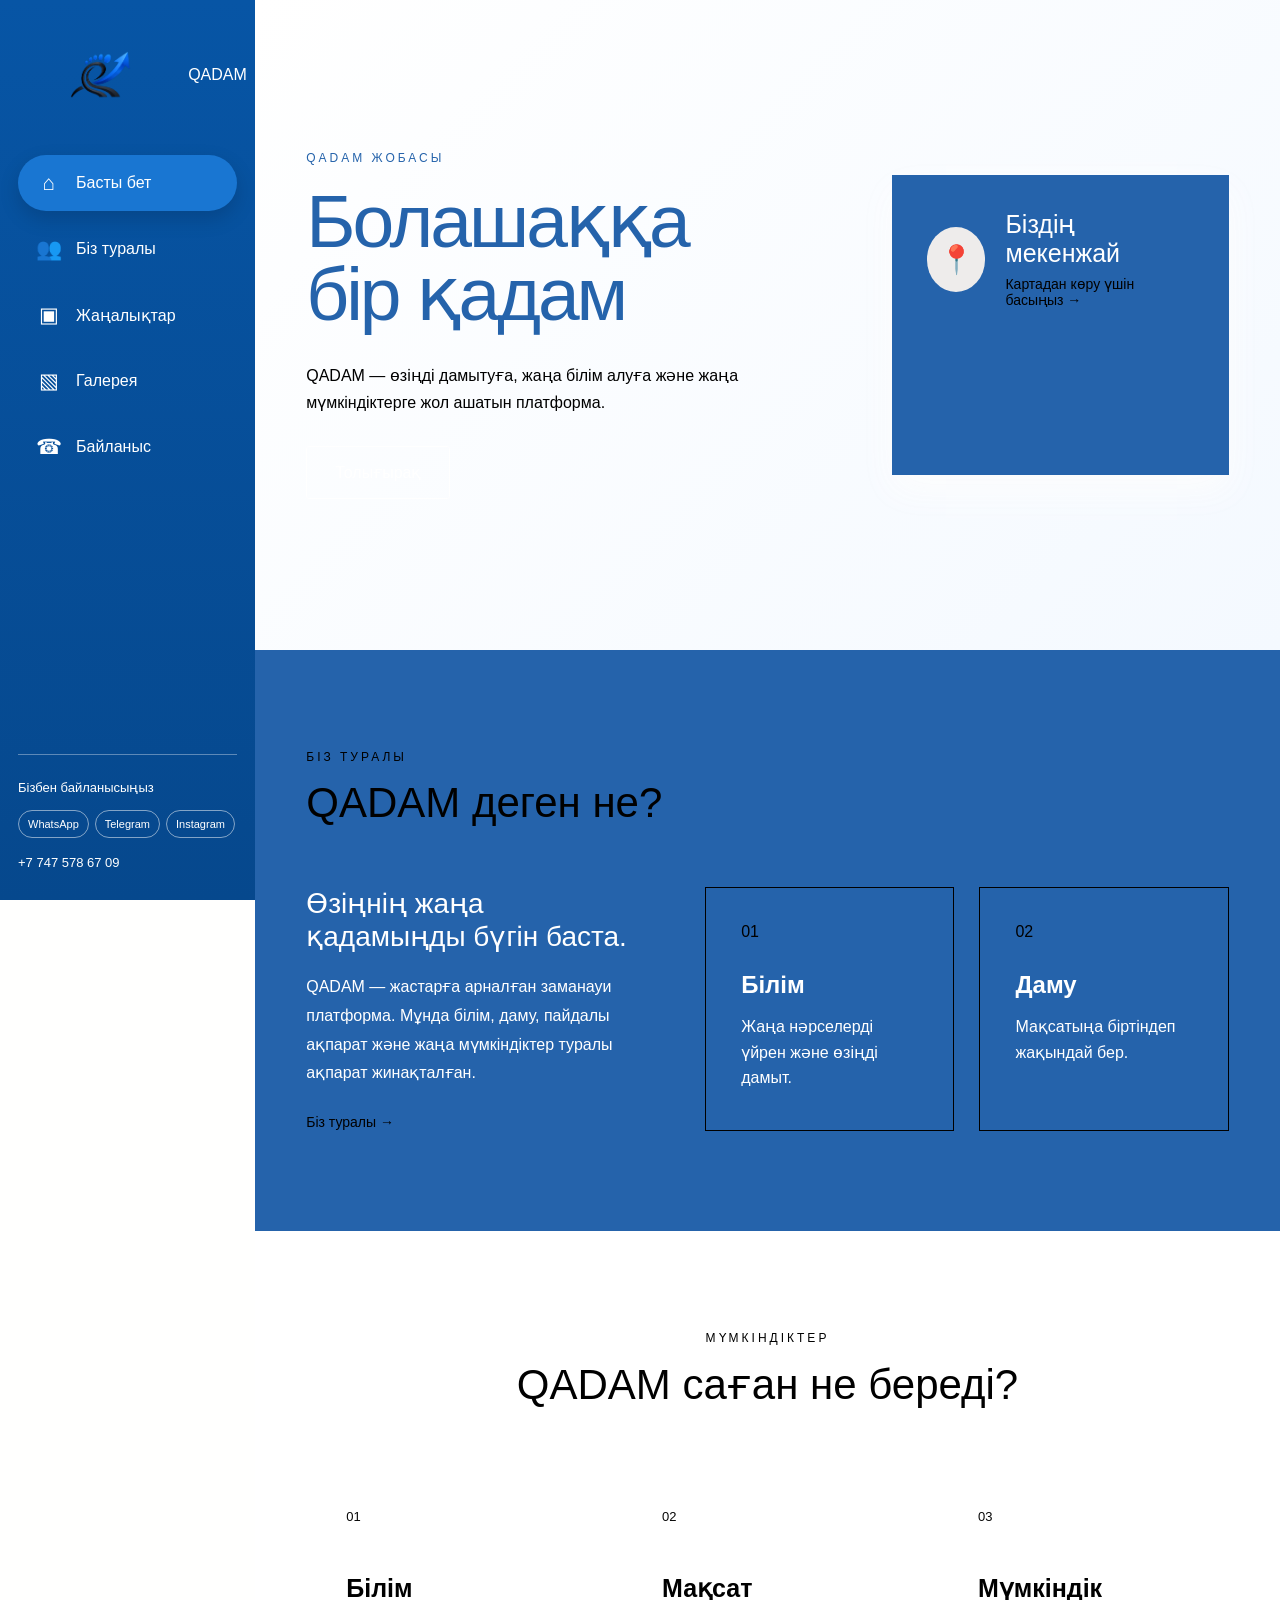
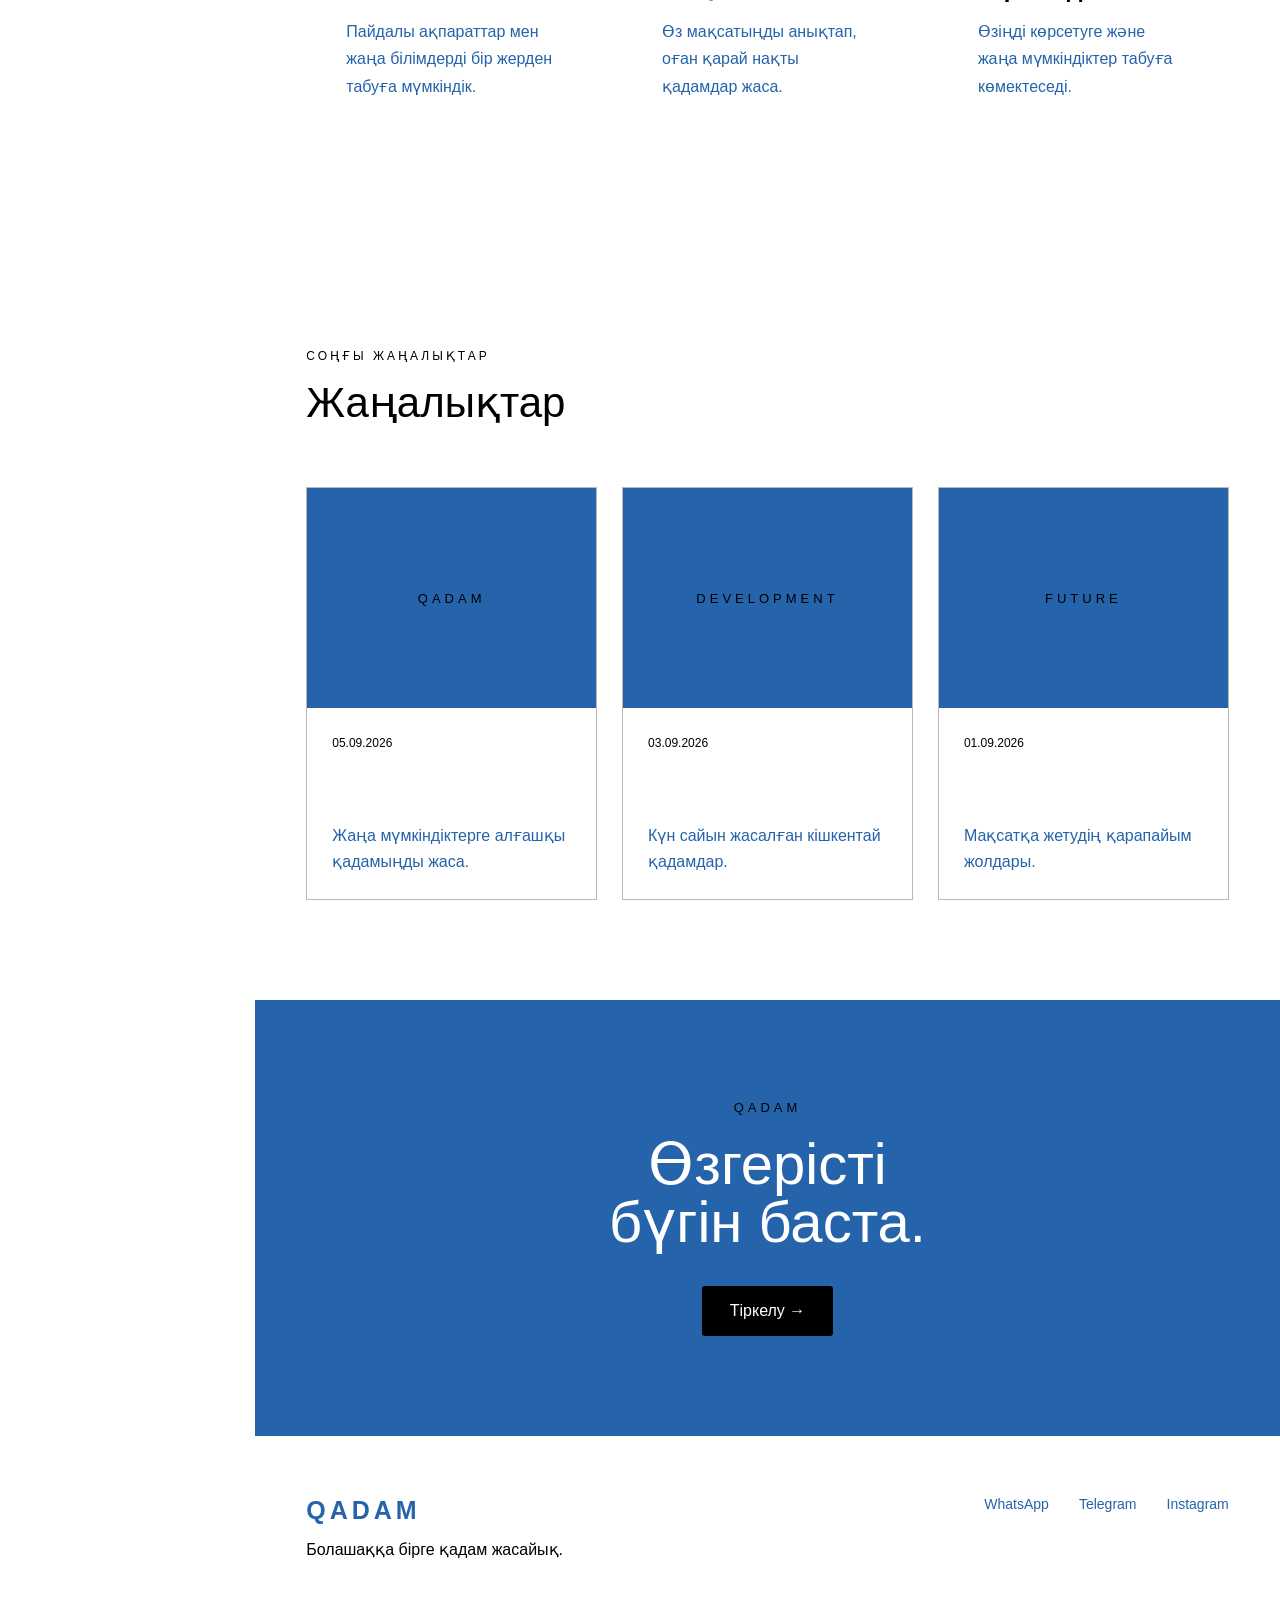
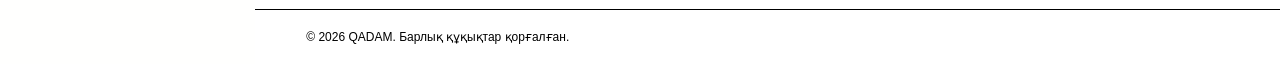
<file: index.html>
<!DOCTYPE html>
<html lang="kk">
<head>
    <meta charset="UTF-8">
    <meta name="viewport" content="width=device-width, initial-scale=1.0">

    <title>QADAM — Жаңа мүмкіндіктерге қадам</title>

    <link rel="stylesheet" href="site.css">
</head>

<body>

<!-- СОЛ ЖАҚ МЕНЮ -->
<aside class="sidebar">

   <a href="site.html" class="side-logo">
    <img src="73d5421d-7e44-4036-a35d-cc6a2a72a1b5-Photoroom.png"
         alt="QADAM логотипі">

    <span>QADAM</span>
</a>
    <nav class="side-menu">

        <a href="site.html" class="side-link active">
            <span>⌂</span>
            Басты бет
        </a>

        <a href="about.html" class="side-link">
            <span>👥</span>
            Біз туралы
        </a>

        <a href="news.html" class="side-link">
            <span>▣</span>
            Жаңалықтар
        </a>

        <a href="gallery.html" class="side-link">
            <span>▧</span>
            Галерея
        </a>

        <a href="#contact" class="side-link">
            <span>☎</span>
            Байланыс
        </a>

    </nav>

    <div class="side-bottom">

        <p>Бізбен байланысыңыз</p>

        <div class="social-links">
            <a href="https://wa.me/77475786709" target="_blank">WhatsApp</a>
            <a href="https://t.me/@swertikkk" target="_blank">Telegram</a>
            <a href="https://instagram.com/ayanat.azatovna" target="_blank">Instagram</a>
        </div>

        <span>+7 747 578 67 09</span>

    </div>

</aside>


<section class="hero">
    <div class="container hero-content">

        <div class="hero-text">
            <p class="small-title">QADAM ЖОБАСЫ</p>

            <h1>
                Болашаққа<br>
                <span>бір қадам</span>
            </h1>



            <p class="description">
                QADAM — өзіңді дамытуға, жаңа білім алуға
                және жаңа мүмкіндіктерге жол ашатын платформа.
            </p>

            <div class="hero-buttons">
                
                    
                </a>

                <a href="about.html" class="second-btn">
                    Толығырақ
                </a>
            </div>
        </div>

       <details class="address-card">

    <summary>
        <div class="address-icon">📍</div>

        <div>
            <h2>Біздің мекенжай</h2>
            <p>Картадан көру үшін басыңыз →</p>
        </div>
    </summary>


    <div class="address-content">

        <p class="address-title">📍 Мекенжай</p>

        <h3>Жандосова 65</h3>

        <p>
            Алматы қаласы,<br>
            Қазақстан
        </p>

        <a
            href="https://www.google.com/maps/search/?api=1&query=Жандосова+65,+Алматы"
            target="_blank"
            class="map-button">
            🗺 Картадан ашу →
        </a>

    </div>

</details>

    </div>
</section>


<section class="about">
    <div class="container">

        <div class="section-title">
            <p>БІЗ ТУРАЛЫ</p>
            <h2>QADAM деген не?</h2>
        </div>

        <div class="about-grid">

            <div class="about-text">
                <h3>Өзіңнің жаңа қадамыңды бүгін баста.</h3>

                <p>
                    QADAM — жастарға арналған заманауи платформа.
                    Мұнда білім, даму, пайдалы ақпарат және
                    жаңа мүмкіндіктер туралы ақпарат жинақталған.
                </p>

                <a href="about.html" class="text-link">
                    Біз туралы →
                </a>
            </div>

            <div class="about-box">
                <span>01</span>
                <h3>Білім</h3>
                <p>Жаңа нәрселерді үйрен және өзіңді дамыт.</p>
            </div>

            <div class="about-box">
                <span>02</span>
                <h3>Даму</h3>
                <p>Мақсатыңа біртіндеп жақындай бер.</p>
            </div>

        </div>

    </div>
</section>


<section class="services">
    <div class="container">

        <div class="section-title center">
            <p>МҮМКІНДІКТЕР</p>
            <h2>QADAM саған не береді?</h2>
        </div>

        <div class="service-grid">

            <div class="service-card">
                <div class="icon">01</div>
                <h3>Білім</h3>
                <p>
                    Пайдалы ақпараттар мен жаңа білімдерді
                    бір жерден табуға мүмкіндік.
                </p>
            </div>

            <div class="service-card">
                <div class="icon">02</div>
                <h3>Мақсат</h3>
                <p>
                    Өз мақсатыңды анықтап, оған қарай
                    нақты қадамдар жаса.
                </p>
            </div>

            <div class="service-card">
                <div class="icon">03</div>
                <h3>Мүмкіндік</h3>
                <p>
                    Өзіңді көрсетуге және жаңа мүмкіндіктер
                    табуға көмектеседі.
                </p>
            </div>

        </div>

    </div>
</section>


<section class="news">
    <div class="container">

        <div class="news-heading">
            <div class="section-title">
                <p>СОҢҒЫ ЖАҢАЛЫҚТАР</p>
                <h2>Жаңалықтар</h2>
            </div>

            
        </div>

        <div class="news-grid">

            <article class="news-card">
                <div class="news-image">
                    QADAM
                </div>

                <div class="news-content">
                    <span>05.09.2026</span>
                    <h3>QADAM жобасы іске қосылды</h3>
                    <p>
                        Жаңа мүмкіндіктерге алғашқы қадамыңды жаса.
                    </p>
                </div>
            </article>


            <article class="news-card">
                <div class="news-image">
                    DEVELOPMENT
                </div>

                <div class="news-content">
                    <span>03.09.2026</span>
                    <h3>Өзіңді дамыту не үшін маңызды?</h3>
                    <p>
                        Күн сайын жасалған кішкентай қадамдар.
                    </p>
                </div>
            </article>


            <article class="news-card">
                <div class="news-image">
                    FUTURE
                </div>

                <div class="news-content">
                    <span>01.09.2026</span>
                    <h3>Болашаққа алғашқы қадам</h3>
                    <p>
                        Мақсатқа жетудің қарапайым жолдары.
                    </p>
                </div>
            </article>

        </div>

    </div>
</section>


<section class="cta">
    <div class="container">

        <p>QADAM</p>

        <h2>
            Өзгерісті<br>
            бүгін баста.
        </h2>

        <a href="ad.html" class="main-btn">
            Тіркелу →
        </a>

    </div>
</section>


<footer class="footer">

    <div class="container footer-content">

        <div>
            <a href="index.html" class="logo">QADAM</a>

            <p>
                Болашаққа бірге қадам жасайық.
            </p>
        </div>

        <div class="footer-links">
            <a href=" https://wa.me/77475786709 " target="_blank">
    WhatsApp
</a>
          <a href="https://t.me/@swertikkk" target="_blank">
    Telegram
</a>
            <a href="https://instagram.com/ayanat.azatovna" target="_blank">
    Instagram
</a>
        </div>

    </div>

    <div class="copyright">
        © 2026 QADAM. Барлық құқықтар қорғалған.
    </div>

</footer>

</body>
</html>
</file>
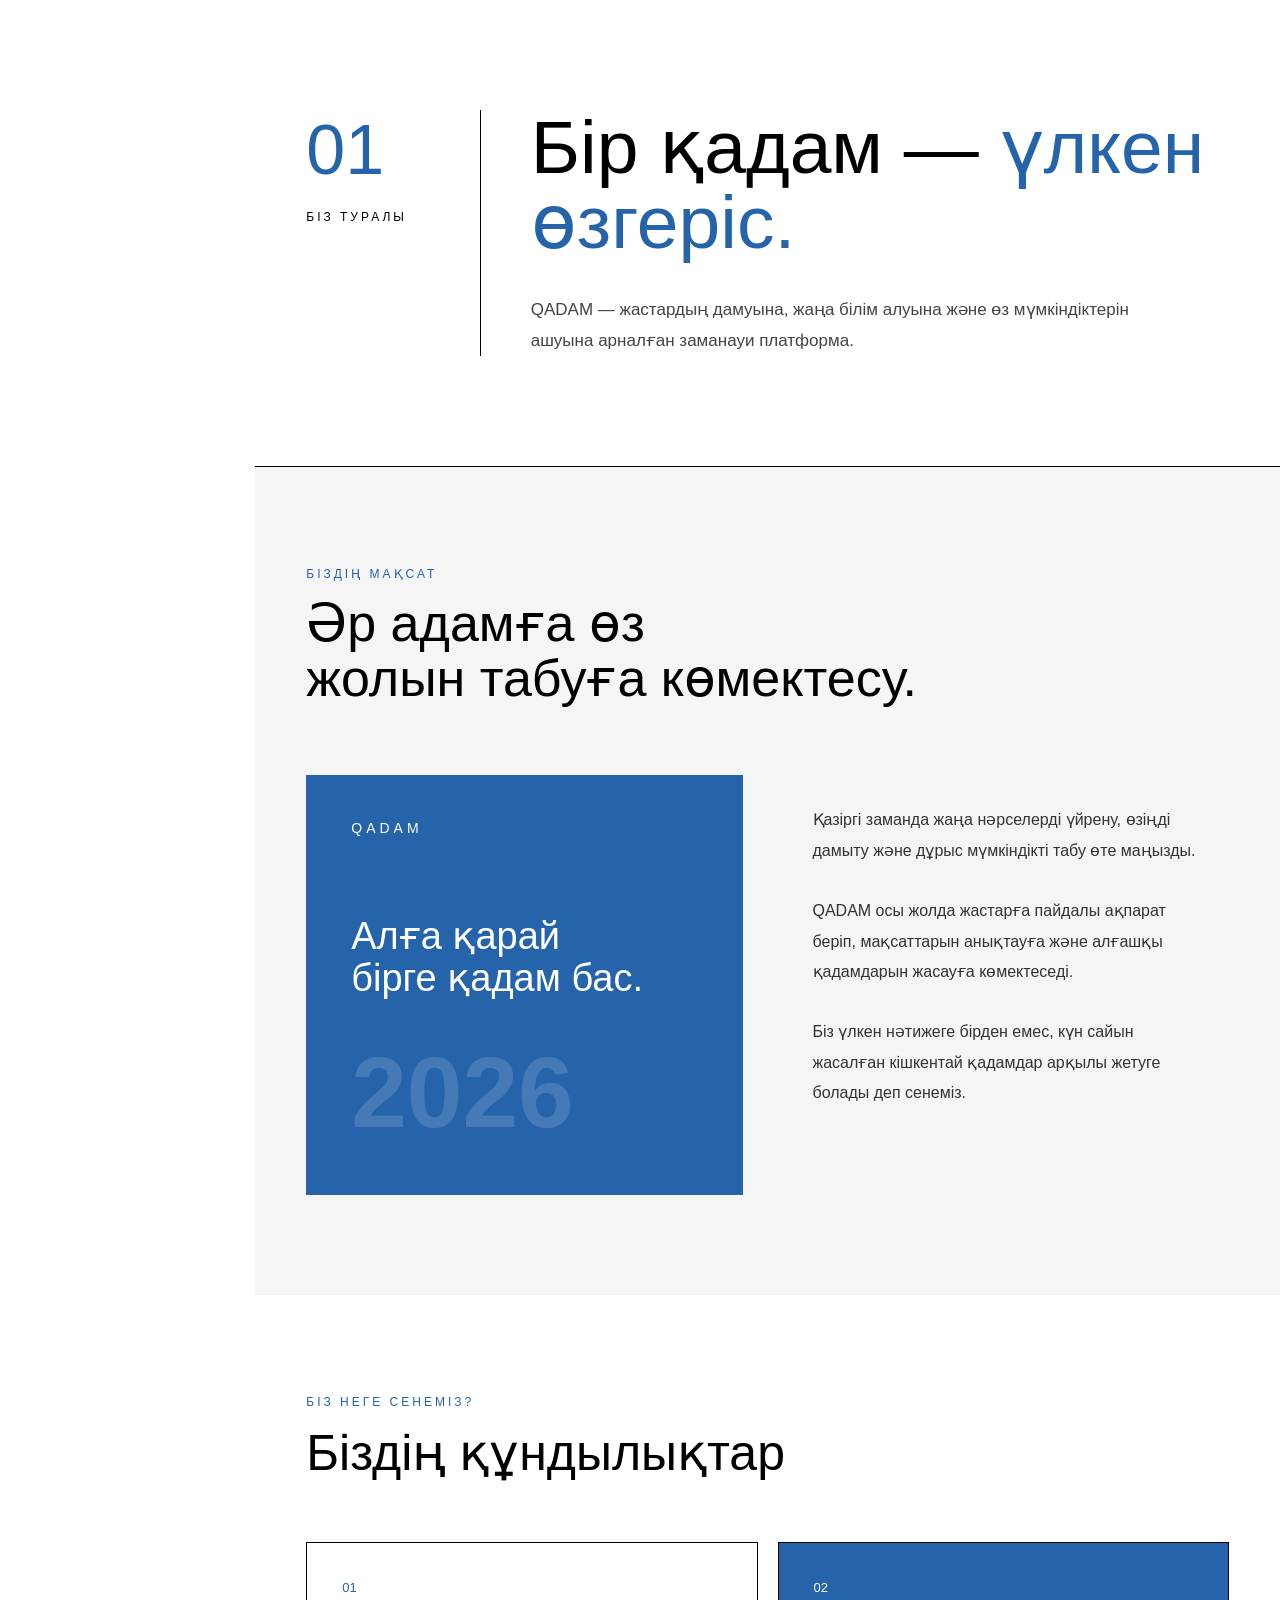
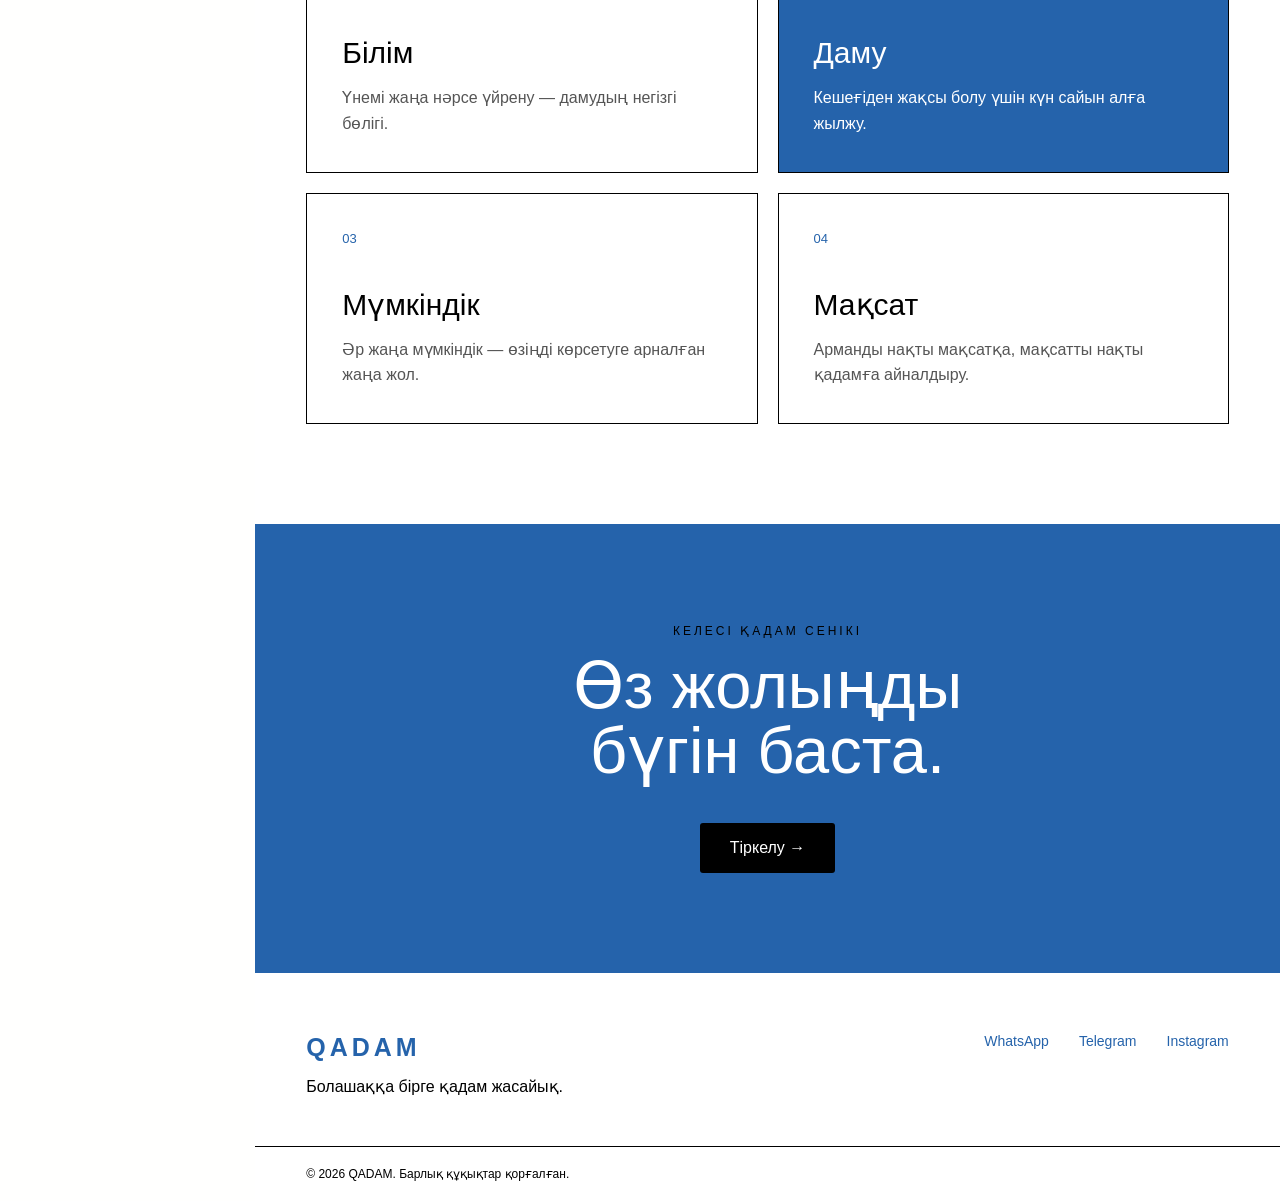
<file: about.html>
<!DOCTYPE html>
<html lang="kk">
<head>
    <meta charset="UTF-8">
    <meta name="viewport" content="width=device-width, initial-scale=1.0">

    <title>Біз туралы — QADAM</title>

    <link rel="stylesheet" href="site.css">
</head>

<body>

<header class="header">
    <div class="container nav">

        <a href="index.html" class="logo">
            <img src="73d5421d-7e44-4036-a35d-cc6a2a72a1b5-Photoroom.png" alt="Qadam логотипі">
            QADAM
        </a>

        <nav class="navbar">
            <a href="site.html">Басты бет</a>
            <a href="about.html">Біз туралы</a>
            <a href="news.html">Жаңалықтар</a>
            <a href="gallery.html">Галерея</a>
          
        </nav>

        <div class="buttons">
            <a href="ad.html" class="register">Тіркелу</a>
        </div>

    </div>
</header>


<!-- ABOUT HERO -->

<section class="about-hero">

    <div class="container about-hero-grid">

        <div class="about-number">
            <span>01</span>
            <p>БІЗ ТУРАЛЫ</p>
        </div>

        <div class="about-title">
            <h1>
                Бір қадам —
                <span>үлкен өзгеріс.</span>
            </h1>

            <p>
                QADAM — жастардың дамуына, жаңа білім алуына
                және өз мүмкіндіктерін ашуына арналған заманауи
                платформа.
            </p>
        </div>

    </div>

</section>


<!-- MAIN INFO -->

<section class="about-info">

    <div class="container">

        <div class="info-heading">
            <p>БІЗДІҢ МАҚСАТ</p>

            <h2>
                Әр адамға өз<br>
                жолын табуға көмектесу.
            </h2>
        </div>


        <div class="info-content">

            <div class="blue-box">
                <span>QADAM</span>

                <h3>
                    Алға қарай<br>
                    бірге қадам бас.
                </h3>

                <div class="big-number">
                    2026
                </div>
            </div>


            <div class="info-text">

                <p>
                    Қазіргі заманда жаңа нәрселерді үйрену,
                    өзіңді дамыту және дұрыс мүмкіндікті
                    табу өте маңызды.
                </p>

                <p>
                    QADAM осы жолда жастарға пайдалы
                    ақпарат беріп, мақсаттарын анықтауға
                    және алғашқы қадамдарын жасауға
                    көмектеседі.
                </p>

                <p>
                    Біз үлкен нәтижеге бірден емес,
                    күн сайын жасалған кішкентай
                    қадамдар арқылы жетуге болады деп сенеміз.
                </p>

            </div>

        </div>

    </div>

</section>


<!-- VALUES -->

<section class="values">

    <div class="container">

        <div class="values-heading">
            <p>БІЗ НЕГЕ СЕНЕМІЗ?</p>
            <h2>Біздің құндылықтар</h2>
        </div>


        <div class="values-grid">

            <div class="value-card">
                <span>01</span>
                <h3>Білім</h3>
                <p>
                    Үнемі жаңа нәрсе үйрену —
                    дамудың негізгі бөлігі.
                </p>
            </div>

            <div class="value-card active">
                <span>02</span>
                <h3>Даму</h3>
                <p>
                    Кешеғіден жақсы болу үшін
                    күн сайын алға жылжу.
                </p>
            </div>

            <div class="value-card">
                <span>03</span>
                <h3>Мүмкіндік</h3>
                <p>
                    Әр жаңа мүмкіндік — өзіңді
                    көрсетуге арналған жаңа жол.
                </p>
            </div>

            <div class="value-card">
                <span>04</span>
                <h3>Мақсат</h3>
                <p>
                    Арманды нақты мақсатқа,
                    мақсатты нақты қадамға айналдыру.
                </p>
            </div>

        </div>

    </div>

</section>


<!-- CTA -->

<section class="about-cta">

    <div class="container">

        <p>КЕЛЕСІ ҚАДАМ СЕНІКІ</p>

        <h2>
            Өз жолыңды<br>
            бүгін баста.
        </h2>

        <a href="ad.html">
            Тіркелу →
        </a>

    </div>

</section>


<footer class="footer">

    <div class="container footer-content">

        <div>
            <a href="index.html" class="logo">QADAM</a>

            <p>
                Болашаққа бірге қадам жасайық.
            </p>
        </div>

        <div class="footer-links">
            <a href="https://wa.me/77475786709" target="_blank">
                WhatsApp
            </a>

            <a href="https://t.me/@swertikkk" target="_blank">
                Telegram
            </a>

            <a href="https://instagram.com/ayanat.azatovna" target="_blank">
                Instagram
            </a>
        </div>

    </div>

    <div class="copyright">
        ©️ 2026 QADAM. Барлық құқықтар қорғалған.
    </div>

</footer>

</body>
</html>
</file>
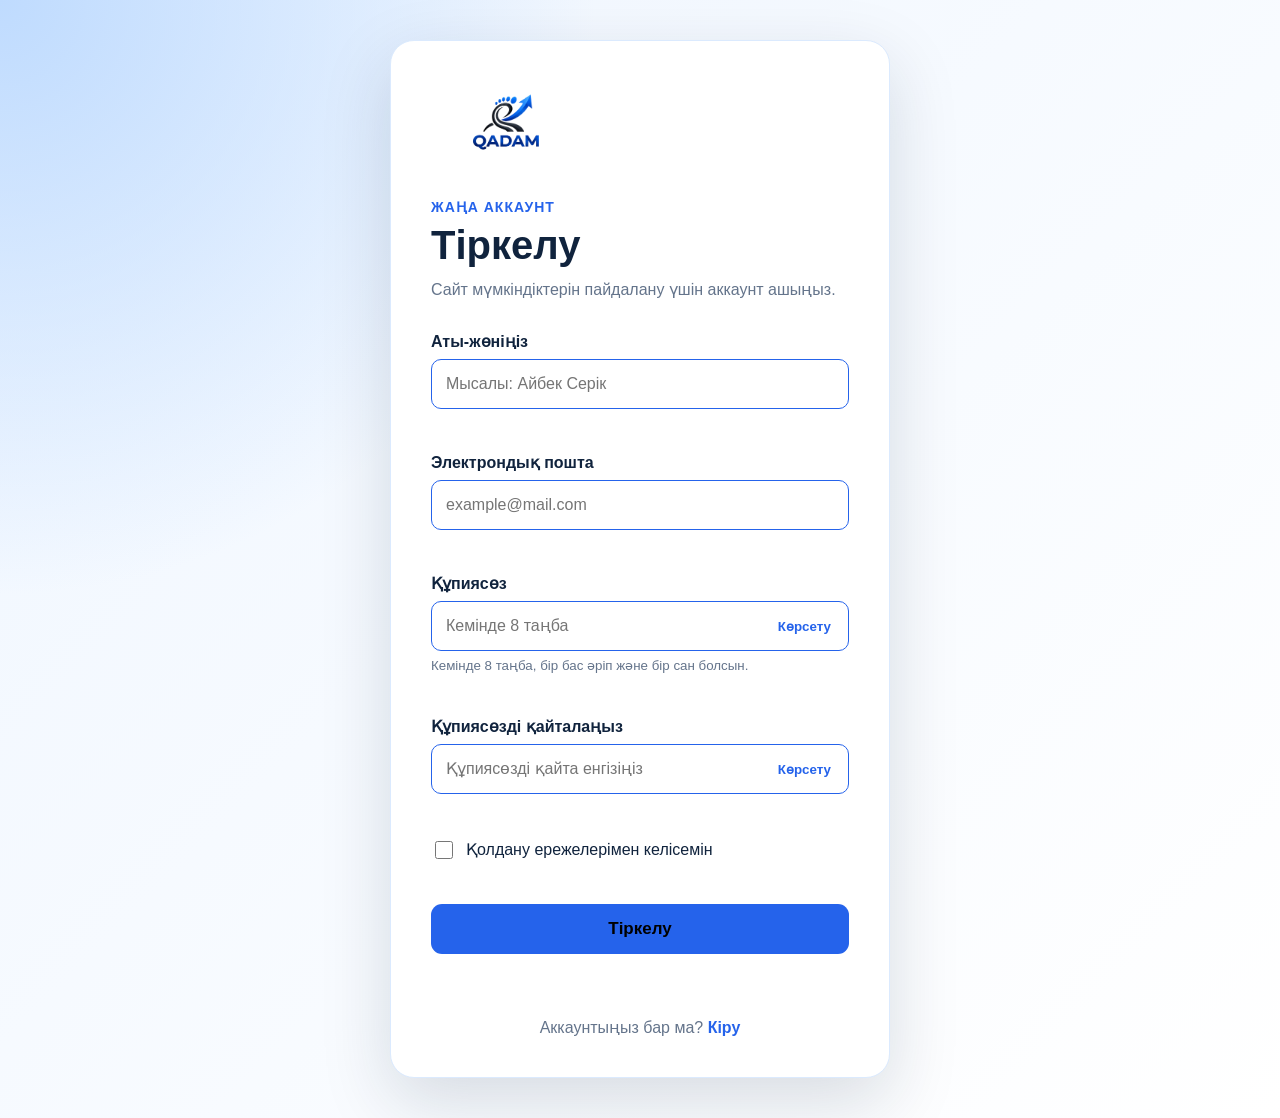
<file: ad.html>
<!DOCTYPE html>
<html lang="kk">
<head>
  <meta charset="UTF-8">
  <meta name="viewport" content="width=device-width, initial-scale=1.0">

  <title>Тіркелу</title>

  <link rel="stylesheet" href="ad.css">
  <script src="ad.js" defer></script>
</head>

<body>

  <main class="register-page">
    <section class="register-card">
<a class="logo" href="index.html">
    <img src="a357f3b9-d960-4c55-ac00-ac1ec652dbff-Photoroom.png" alt="Qadam">
</a>
      <div class="heading">
        <p class="label">Жаңа аккаунт</p>
        <h1>Тіркелу</h1>
        <p>Сайт мүмкіндіктерін пайдалану үшін аккаунт ашыңыз.</p>
      </div>

      <form id="registerForm" novalidate>

        <div class="form-group">
          <label for="fullName">Аты-жөніңіз</label>

          <input
            id="fullName"
            name="fullName"
            type="text"
            placeholder="Мысалы: Айбек Серік"
            autocomplete="name"
          >

          <small class="error"></small>
        </div>

        <div class="form-group">
          <label for="email">Электрондық пошта</label>

          <input
            id="email"
            name="email"
            type="email"
            placeholder="example@mail.com"
            autocomplete="email"
          >

          <small class="error"></small>
        </div>

        <div class="form-group">
          <label for="password">Құпиясөз</label>

          <div class="password-box">
            <input
              id="password"
              name="password"
              type="password"
              placeholder="Кемінде 8 таңба"
              autocomplete="new-password"
            >

            <button
              class="show-password"
              type="button"
              data-target="password"
            >
              Көрсету
            </button>
          </div>

          <small class="hint">
            Кемінде 8 таңба, бір бас әріп және бір сан болсын.
          </small>

          <small class="error"></small>
        </div>

        <div class="form-group">
          <label for="confirmPassword">Құпиясөзді қайталаңыз</label>

          <div class="password-box">
            <input
              id="confirmPassword"
              name="confirmPassword"
              type="password"
              placeholder="Құпиясөзді қайта енгізіңіз"
              autocomplete="new-password"
            >

            <button
              class="show-password"
              type="button"
              data-target="confirmPassword"
            >
              Көрсету
            </button>
          </div>

          <small class="error"></small>
        </div>

        <label class="terms">
          <input id="terms" name="terms" type="checkbox">
          <span>Қолдану ережелерімен келісемін</span>
        </label>

        <small id="termsError" class="error"></small>

        <button class="submit-button" type="submit">
          Тіркелу
        </button>

        <p id="formMessage" class="form-message" aria-live="polite"></p>

      </form>

      <p class="login-link">
        Аккаунтыңыз бар ма?
        <a href="#">Кіру</a>
      </p>

    </section>
  </main>

</body>
</html>
</file>
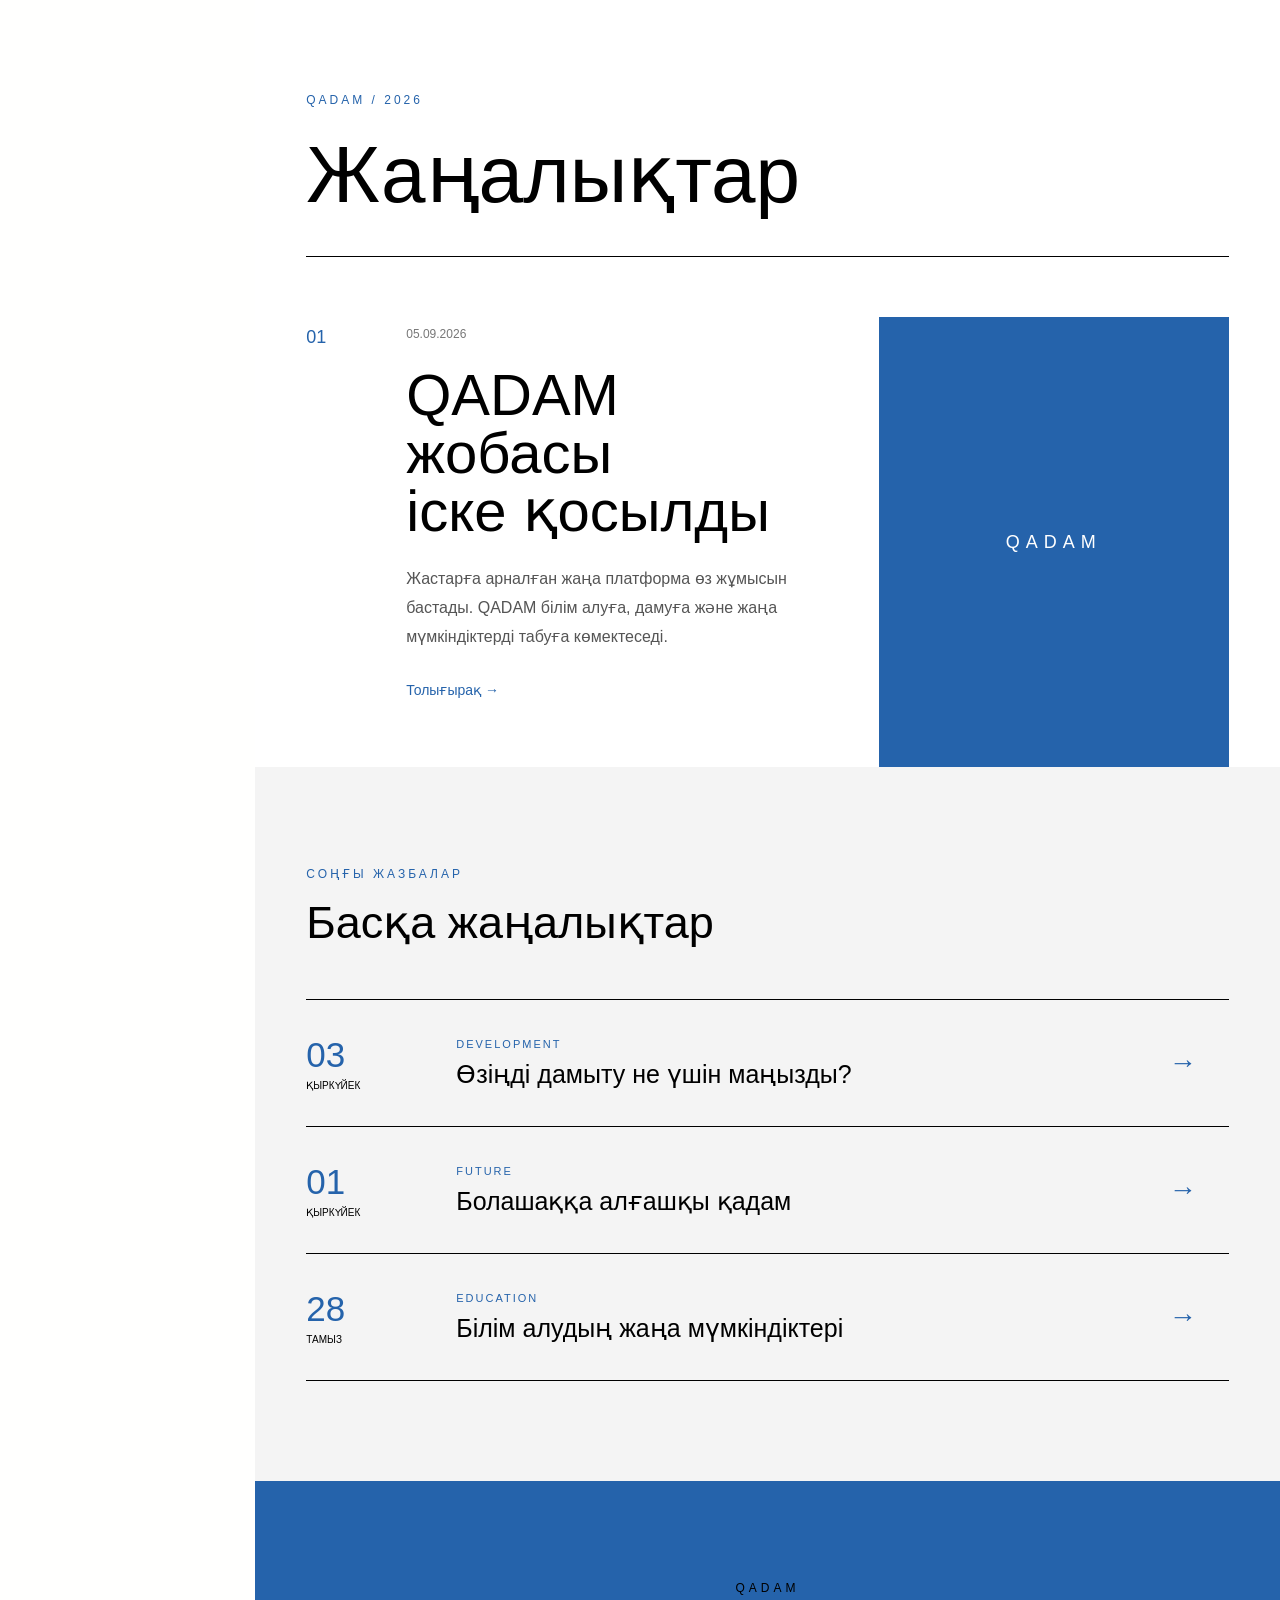
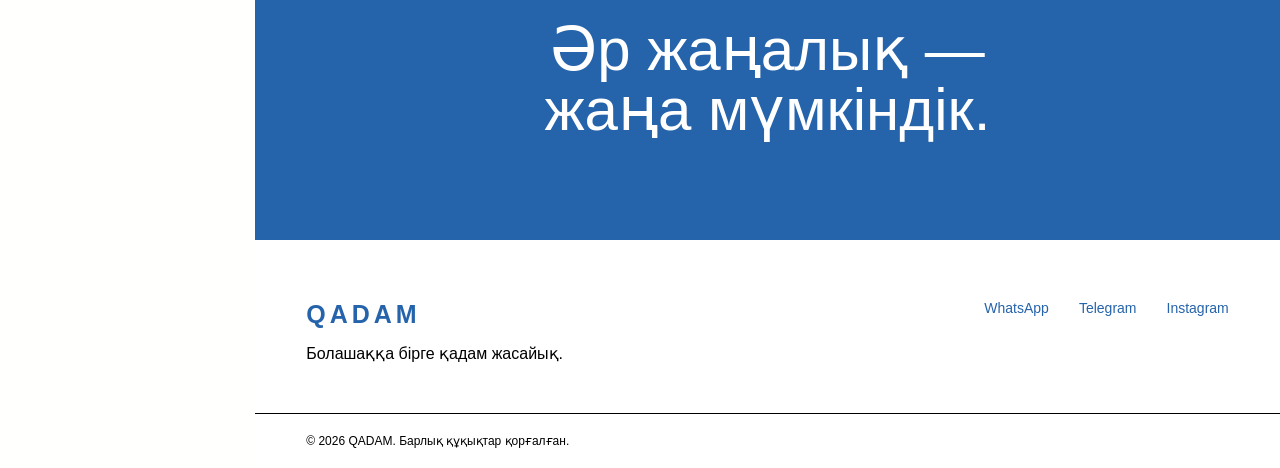
<file: news.html>
<!DOCTYPE html>
<html lang="kk">
<head>
    <meta charset="UTF-8">
    <meta name="viewport" content="width=device-width, initial-scale=1.0">

    <title>Жаңалықтар — QADAM</title>

    <link rel="stylesheet" href="site.css">
</head>

<body>

<header class="header">
    <div class="container nav">

        <a href="index.html" class="logo">
            <img src="73d5421d-7e44-4036-a35d-cc6a2a72a1b5-Photoroom.png" alt="Qadam логотипі">
            QADAM
        </a>

        <nav class="navbar">
            <a href="site.html">Басты бет</a>
            <a href="about.html">Біз туралы</a>
            <a href="news.html">Жаңалықтар</a>
            <a href="gallery.html">Галерея</a>
            
        </nav>

        <div class="buttons">
            <a href="ad.html" class="register">Тіркелу</a>
        </div>

    </div>
</header>


<section class="news-top">

    <div class="container">

        <div class="news-top-title">
            <span>QADAM / 2026</span>
            <h1>Жаңалықтар</h1>
        </div>

        <div class="featured-news">

            <div class="featured-number">
                01
            </div>

            <div class="featured-content">
                <p>05.09.2026</p>

                <h2>
                    QADAM жобасы<br>
                    іске қосылды
                </h2>

                <p class="featured-text">
                    Жастарға арналған жаңа платформа өз жұмысын
                    бастады. QADAM білім алуға, дамуға және жаңа
                    мүмкіндіктерді табуға көмектеседі.
                </p>

                <a href="#">Толығырақ →</a>
            </div>

            <div class="featured-side">
                QADAM
            </div>

        </div>

    </div>

</section>


<section class="news-list">

    <div class="container">

        <div class="news-list-header">
            <p>СОҢҒЫ ЖАЗБАЛАР</p>
            <h2>Басқа жаңалықтар</h2>
        </div>


        <article class="news-row">

            <div class="news-date">
                <span>03</span>
                <small>ҚЫРКҮЙЕК</small>
            </div>

            <div class="news-row-info">
                <p>DEVELOPMENT</p>
                <h3>Өзіңді дамыту не үшін маңызды?</h3>
            </div>

            <div class="news-arrow">
                →
            </div>

        </article>


        <article class="news-row">

            <div class="news-date">
                <span>01</span>
                <small>ҚЫРКҮЙЕК</small>
            </div>

            <div class="news-row-info">
                <p>FUTURE</p>
                <h3>Болашаққа алғашқы қадам</h3>
            </div>

            <div class="news-arrow">
                →
            </div>

        </article>


        <article class="news-row">

            <div class="news-date">
                <span>28</span>
                <small>ТАМЫЗ</small>
            </div>

            <div class="news-row-info">
                <p>EDUCATION</p>
                <h3>Білім алудың жаңа мүмкіндіктері</h3>
            </div>

            <div class="news-arrow">
                →
            </div>

        </article>


    </div>

</section>


<section class="news-bottom">

    <div class="container">

        <p>QADAM</p>

        <h2>
            Әр жаңалық —<br>
            жаңа мүмкіндік.
        </h2>

    </div>

</section>


<footer class="footer">

    <div class="container footer-content">

        <div>
            <a href="index.html" class="logo">QADAM</a>

            <p>
                Болашаққа бірге қадам жасайық.
            </p>
        </div>

        <div class="footer-links">
            <a href="https://wa.me/77475786709" target="_blank">WhatsApp</a>
            <a href="https://t.me/@swertikkk" target="_blank">Telegram</a>
            <a href="https://instagram.com/ayanat.azatovna" target="_blank">Instagram</a>
        </div>

    </div>

    <div class="copyright">
        ©️ 2026 QADAM. Барлық құқықтар қорғалған.
    </div>

</footer>

</body>
</html>
</file>
<file: site.css>
* {
    margin: 0;
    padding: 0;
    box-sizing: border-box;
}

body {
    font-family: Arial, sans-serif;
    color: #ffffff;
    background: #fffffe;
}

a {
    text-decoration: none;
    color: inherit;
}

.container {
    width: 90%;
    max-width: 1200px;
    margin: auto;
}




.header {
    background: #2563ab;
    border-bottom: 1px solid #fdfcfa;
}

.nav {
    height: 80px;
    display: flex;
    align-items: center;
    justify-content: space-between;
}
.logo {
    display: flex;
    align-items: center;
    gap: -20px;
}

.logo img {
    width: 150px;
    height:100px;
    object-fit: contain;
}

.logo span {
    font-size: 20px;
    font-weight: bold;
    color: white;
}
.logo {
    font-size: 25px;
    font-weight: 800;
    letter-spacing: 4px;
}

nav {
    display: flex;
    gap: 28px;
}

nav a {
    font-size: 14px;
    color: rgb(255, 255, 255);
}

nav a:hover {
    color: #000000;
}

.buttons {
    display: flex;
    align-items: center;
    gap: 15px;
}

.login {
    font-size: 14px;
}

.register {
    background: #000000;
    color: rgb(255, 255, 255);
    padding: 12px 20px;
    border-radius: 4px;
}




.hero {
    min-height: 650px;
    background: #ffffff;
    display: flex;
    align-items: center;
}

.hero-content {
    display: grid;
    grid-template-columns: 1.2fr 0.8fr;
    gap: 80px;
    align-items: center;
}

.small-title {
    font-size: 12px;
    letter-spacing: 3px;
    color: #2563ab;
    margin-bottom: 20px;
}

.hero h1 {
    font-size: 75px;
    line-height: 0.98;
    font-weight: 500;
    letter-spacing: -3px;
    color: #2563ab;
}

.hero h1 span {
    color: #2563ab;
}

.description {
    max-width: 500px;
    line-height: 1.7;
    color: #000000;
    margin: 30px 0;
}

.hero-buttons {
    display: flex;
    gap: 15px;
}

.main-btn {
    display: inline-block;
    background: #000000;
    color: rgb(255, 255, 255);
    padding: 16px 28px;
    border-radius: 3px;
}

.second-btn {
    padding: 16px 28px;
    border: 1px solid #ffffff;
    border-radius: 3px;
}

.hero-card {
    background:#2563ab;
    color: rgb(0, 0, 0);
    padding: 55px;
    min-height: 360px;
    display: flex;
    flex-direction: column;
    justify-content: center;
}

.circle {
    width: 75px;
    height: 75px;
    border-radius: 50%;
    background: #fcfbfb;
    display: flex;
    align-items: center;
    justify-content: center;
    font-size: 30px;
    margin-bottom: 45px;
}

.hero-card h2 {
    font-size: 32px;
    font-weight: 400;
    margin-bottom: 15px;
}

.hero-card p {
    color: #ffffff;
    line-height: 1.6;
}




section {
    padding: 100px 0;
}

.section-title p {
    color: #000000;
    font-size: 12px;
    letter-spacing: 3px;
    margin-bottom: 15px;
}

.section-title h2 {
    font-size: 42px;
    font-weight: 500;
    color: #000000;
}



.about {
    background: #2563ab;
}

.about-grid {
    margin-top: 60px;
    display: grid;
    grid-template-columns: 1.5fr 1fr 1fr;
    gap: 25px;
}

.about-text {
    padding-right: 50px;
}

.about-text h3 {
    font-size: 28px;
    font-weight: 500;
    margin-bottom: 20px;
}

.about-text p {
    color: #ffffff;
    line-height: 1.8;
    margin-bottom: 25px;
}

.text-link {
    color: #000000;
    font-size: 14px;
}

.about-box {
    padding: 35px;
    border: 1px solid #000000;
    min-height: 230px;
}

.about-box span {
    color: #000000;
}

.about-box h3 {
    margin: 30px 0 15px;
    font-size: 24px;
}

.about-box p {
    color: #ffffff;
    line-height: 1.6;
}




.services {
    background: #ffffff;
}

.center {
    text-align: center;
}

.service-grid {
    margin-top: 60px;
    display: grid;
    grid-template-columns: repeat(3, 1fr);
    gap: 25px;
}

.service-card {
    background: #ffffff;
    padding: 40px;
    min-height: 280px;
}

.icon {
    font-size: 13px;
    color: #070707;
    margin-bottom: 50px;
}

.service-card h3 {
    font-size: 25px;
    margin-bottom: 15px;
    color: #000000;
}

.service-card p {
    color: #2563ab;
    line-height: 1.7;
}




.news {
    background: #ffffff;
}

.news-heading {
    display: flex;
    justify-content: space-between;
    align-items: end;
}

.news-grid {
    margin-top: 60px;
    display: grid;
    grid-template-columns: repeat(3, 1fr);
    gap: 25px;
}

.news-card {
    border: 1px solid #bdb8b8;
}

.news-image {
    height: 220px;
    background: #2563ab;
    color: #000000;
    display: flex;
    align-items: center;
    justify-content: center;
    letter-spacing: 4px;
    font-size: 13px;
}

.news-content {
    padding: 25px;
}

.news-content span {
    font-size: 12px;
    color: #000000;
}

.news-content h3 {
    font-size: 21px;
    font-weight: 500;
    margin: 12px 0;
}

.news-content p {
    color: #2563ab;
    line-height: 1.6;
}




.cta {
    background: #2563ab;
    color: white;
    text-align: center;
}

.cta p {
    color: #050505;
    letter-spacing: 4px;
    font-size: 13px;
    margin-bottom: 20px;
}

.cta h2 {
    font-size: 58px;
    line-height: 1;
    font-weight: 400;
    margin-bottom: 35px;
}


.footer {
    background: #ffffff;
    color: #2563ab;
    padding-top: 60px;
}

.footer-content {
    display: flex;
    justify-content: space-between;
    padding-bottom: 50px;
}

.footer p {
    color: #000000;
    margin-top: 15px;
}

.footer-links {
    display: flex;
    gap: 30px;
    color: #2563ab;
    font-size: 14px;
}

.copyright {
    border-top: 1px solid #000000;
    padding: 20px 5%;
    color: #000000;
    font-size: 12px;
}




@media (max-width: 800px) {

    nav {
        display: none;
    }

    .hero-content {
        grid-template-columns: 1fr;
    }

    .hero h1 {
        font-size: 55px;
    }

    .hero-card {
        display: none;
    }

    .about-grid,
    .service-grid,
    .news-grid {
        grid-template-columns: 1fr;
    }

    .about-text {
        padding-right: 0;
    }

    .news-heading {
        display: block;
    }

    .news-heading .text-link {
        display: block;
        margin-top: 20px;
    }

    .footer-content {
        display: block;
    }

    .footer-links {
        margin-top: 30px;
        flex-wrap: wrap;
    }
}



.address-card {
    background: #2563ab;
    color: white;
    width: 100%;
    max-width: 430px;
    min-height: 300px;
    padding: 35px;

    cursor: pointer;

    transition: 0.4s ease;

    box-shadow: 0 15px 35px rgba(253, 253, 253, 0.959);
}

.address-card:hover {
    transform: translateY(-8px);
    box-shadow: 0 25px 50px rgb(248, 247, 247);
}



.address-card summary {
    list-style: none;

    display: flex;
    align-items: center;
    gap: 20px;
}

.address-card summary::-webkit-details-marker {
    display: none;
}


.address-icon {
    width: 65px;
    height: 65px;

    border-radius: 50%;

    background: #eeeceb;

    display: flex;
    align-items: center;
    justify-content: center;

    font-size: 28px;

    transition: 0.4s ease;
}

.address-card:hover .address-icon {
    transform: scale(1.1) rotate(5deg);
}


.address-card h2 {
    font-size: 25px;
    font-weight: 400;
    margin-bottom: 8px;
}

.address-card summary p {
    color: #000000;
    font-size: 14px;
}



.address-content {
    margin-top: 35px;
    padding-top: 25px;

    border-top: 1px solid #f5f3f1;

    animation: addressOpen 0.4s ease;
}

@keyframes addressOpen {

    from {
        opacity: 0;
        transform: translateY(-15px);
    }

    to {
        opacity: 1;
        transform: translateY(0);
    }

}


.address-title {
    color: #1f1d1d;
    font-size: 14px;
    margin-bottom: 10px;
}

.address-content h3 {
    font-size: 27px;
    font-weight: 400;
    margin-bottom: 10px;
}

.address-content > p:not(.address-title) {
    color: #f8f2f2;
    line-height: 1.6;
}



.map-button {
    display: inline-block;

    margin-top: 25px;

    padding: 13px 20px;

    background: #fafafa;
    color: rgb(12, 12, 12);

    border-radius: 4px;

    transition: 0.3s ease;
}

.map-button:hover {
    background: #979491;
    transform: translateY(-3px);
}
/* =========================
   ABOUT PAGE
========================= */

.about-hero {
    background: #ffffff;
    color: #000000;
    padding: 110px 0;
    border-bottom: 1px solid #000000;
}

.about-hero-grid {
    display: grid;
    grid-template-columns: 0.4fr 1.6fr;
    gap: 50px;
}

.about-number {
    border-right: 1px solid #000000;
}

.about-number span {
    display: block;
    font-size: 70px;
    font-weight: 300;
    color: #2563ab;
    margin-bottom: 20px;
}

.about-number p {
    font-size: 12px;
    letter-spacing: 3px;
}

.about-title h1 {
    font-size: 75px;
    line-height: 1;
    font-weight: 400;
    max-width: 850px;
    color: #000000;
}

.about-title h1 span {
    color: #2563ab;
}

.about-title p {
    max-width: 600px;
    color: #444444;
    line-height: 1.8;
    margin-top: 35px;
    font-size: 17px;
}


/* INFO */

.about-info {
    background: #f5f5f5;
    color: #000000;
}

.info-heading {
    margin-bottom: 70px;
}

.info-heading p,
.values-heading p,
.about-cta p {
    font-size: 12px;
    letter-spacing: 3px;
    color: #2563ab;
    margin-bottom: 15px;
}

.info-heading h2 {
    font-size: 52px;
    line-height: 1.05;
    font-weight: 400;
}


.info-content {
    display: grid;
    grid-template-columns: 1fr 1fr;
    gap: 50px;
    align-items: stretch;
}

.blue-box {
    background: #2563ab;
    color: #ffffff;
    min-height: 420px;
    padding: 45px;
    display: flex;
    flex-direction: column;
}

.blue-box > span {
    font-size: 14px;
    letter-spacing: 4px;
}

.blue-box h3 {
    font-size: 38px;
    font-weight: 400;
    line-height: 1.1;
    margin-top: 80px;
}

.big-number {
    margin-top: auto;
    font-size: 100px;
    font-weight: 800;
    opacity: 0.15;
}


.info-text {
    padding: 30px 20px;
}

.info-text p {
    color: #333333;
    line-height: 1.9;
    margin-bottom: 30px;
    font-size: 16px;
}


/* VALUES */

.values {
    background: #ffffff;
    color: #000000;
}

.values-heading {
    margin-bottom: 60px;
}

.values-heading h2 {
    font-size: 50px;
    font-weight: 400;
}


.values-grid {
    display: grid;
    grid-template-columns: repeat(2, 1fr);
    gap: 20px;
}

.value-card {
    border: 1px solid #000000;
    min-height: 230px;
    padding: 35px;
    transition: 0.3s ease;
}

.value-card:hover {
    background: #2563ab;
    color: #ffffff;
    transform: translateY(-5px);
}

.value-card.active {
    background: #2563ab;
    color: #ffffff;
}

.value-card span {
    font-size: 13px;
    color: #2563ab;
}

.value-card.active span,
.value-card:hover span {
    color: #ffffff;
}

.value-card h3 {
    font-size: 30px;
    font-weight: 400;
    margin: 40px 0 15px;
}

.value-card p {
    max-width: 400px;
    line-height: 1.6;
    color: #555555;
}

.value-card.active p,
.value-card:hover p {
    color: #ffffff;
}


/* CTA */

.about-cta {
    background: #2563ab;
    color: #ffffff;
    text-align: center;
}

.about-cta p {
    color: #000000;
}

.about-cta h2 {
    font-size: 65px;
    line-height: 1;
    font-weight: 400;
    margin-bottom: 40px;
}

.about-cta a {
    display: inline-block;
    background: #000000;
    color: #ffffff;
    padding: 16px 30px;
    border-radius: 3px;
}


/* MOBILE */

@media (max-width: 800px) {

    .about-hero-grid {
        grid-template-columns: 1fr;
    }

    .about-number {
        border-right: none;
        border-bottom: 1px solid #000000;
        padding-bottom: 25px;
    }

    .about-title h1 {
        font-size: 50px;
    }

    .info-content {
        grid-template-columns: 1fr;
    }

    .values-grid {
        grid-template-columns: 1fr;
    }

    .info-heading h2 {
        font-size: 38px;
    }

    .about-cta h2 {
        font-size: 48px;
    }
}

/* =========================
   NEWS PAGE
========================= */

.news-top {
    background: #ffffff;
    color: #000000;
    padding: 90px 0 0;
}

.news-top-title {
    border-bottom: 1px solid #000000;
    padding-bottom: 35px;
}

.news-top-title span {
    font-size: 12px;
    letter-spacing: 3px;
    color: #2563ab;
}

.news-top-title h1 {
    font-size: 80px;
    font-weight: 400;
    margin-top: 20px;
}


/* FEATURED */

.featured-news {
    display: grid;
    grid-template-columns: 100px 1fr 350px;
    min-height: 450px;
    margin-top: 60px;
}

.featured-number {
    font-size: 18px;
    color: #2563ab;
    padding-top: 10px;
}

.featured-content {
    padding: 10px 50px 50px 0;
}

.featured-content > p:first-child {
    font-size: 12px;
    color: #777777;
}

.featured-content h2 {
    font-size: 58px;
    line-height: 1;
    font-weight: 400;
    margin: 25px 0;
}

.featured-text {
    max-width: 500px;
    line-height: 1.8;
    color: #555555;
    margin-bottom: 30px;
}

.featured-content a {
    color: #2563ab;
    font-size: 14px;
}

.featured-side {
    background: #2563ab;
    color: #ffffff;
    display: flex;
    align-items: center;
    justify-content: center;
    font-size: 18px;
    letter-spacing: 6px;
}


/* NEWS LIST */

.news-list {
    background: #f4f4f4;
    color: #000000;
}

.news-list-header {
    margin-bottom: 50px;
}

.news-list-header p {
    color: #2563ab;
    letter-spacing: 3px;
    font-size: 12px;
    margin-bottom: 15px;
}

.news-list-header h2 {
    font-size: 45px;
    font-weight: 400;
}


.news-row {
    display: grid;
    grid-template-columns: 150px 1fr 60px;
    align-items: center;
    border-top: 1px solid #000000;
    padding: 35px 0;
    transition: 0.3s ease;
}

.news-row:last-child {
    border-bottom: 1px solid #000000;
}

.news-row:hover {
    padding-left: 20px;
    background: #ffffff;
}

.news-date span {
    font-size: 35px;
    color: #2563ab;
}

.news-date small {
    display: block;
    font-size: 10px;
    margin-top: 5px;
}

.news-row-info p {
    font-size: 11px;
    letter-spacing: 2px;
    color: #2563ab;
    margin-bottom: 10px;
}

.news-row-info h3 {
    font-size: 25px;
    font-weight: 400;
}

.news-arrow {
    font-size: 28px;
    color: #2563ab;
}


/* BOTTOM */

.news-bottom {
    background: #2563ab;
    color: #ffffff;
    text-align: center;
}

.news-bottom p {
    color: #000000;
    letter-spacing: 4px;
    font-size: 12px;
    margin-bottom: 25px;
}

.news-bottom h2 {
    font-size: 60px;
    line-height: 1;
    font-weight: 400;
}


/* MOBILE */

@media (max-width: 800px) {

    .news-top-title h1 {
        font-size: 55px;
    }

    .featured-news {
        grid-template-columns: 50px 1fr;
    }

    .featured-side {
        display: none;
    }

    .featured-content {
        padding-right: 0;
    }

    .featured-content h2 {
        font-size: 42px;
    }

    .news-row {
        grid-template-columns: 80px 1fr 30px;
    }

    .news-row-info h3 {
        font-size: 19px;
    }

    .news-bottom h2 {
        font-size: 45px;
    }
}

/* =========================
   GALLERY PAGE
========================= */

.gallery-page {
    background: #ffffff;
    color: #000000;
    padding: 90px 0 120px;
}

.gallery-intro {
    display: flex;
    justify-content: space-between;
    align-items: end;
    border-bottom: 1px solid #000000;
    padding-bottom: 40px;
}

.gallery-intro p:first-child {
    color: #2563ab;
    font-size: 12px;
    letter-spacing: 3px;
    margin-bottom: 15px;
}

.gallery-intro h1 {
    font-size: 85px;
    font-weight: 400;
    line-height: 0.9;
}

.gallery-description {
    width: 280px;
}

.gallery-description span {
    color: #2563ab;
    font-size: 30px;
}

.gallery-description p {
    color: #555555;
    line-height: 1.6;
    margin-top: 10px;
}


/* GRID */

.gallery-grid {
    margin-top: 60px;

    display: grid;
    grid-template-columns: 1.3fr 0.7fr;
    grid-template-rows: 300px 300px 300px;

    gap: 20px;
}


.gallery-item {
    position: relative;
    overflow: hidden;
    background: #eeeeee;
}


.gallery-item img {
    width: 100%;
    height: 100%;
    object-fit: cover;
    display: block;

    transition: 0.5s ease;
}

.gallery-item:hover img {
    transform: scale(1.05);
}


/* POSITIONS */

.gallery-large {
    grid-row: span 2;
}

.gallery-small {
    grid-column: 2;
}

.gallery-blue {
    grid-column: 2;
    background: #2563ab;
    color: #ffffff;

    display: flex;
    align-items: center;
    justify-content: center;
}

.gallery-blue span {
    font-size: 12px;
    letter-spacing: 4px;
    color: #000000;
}

.gallery-blue h2 {
    font-size: 45px;
    font-weight: 400;
    line-height: 1;
    margin-top: 20px;
}

.gallery-medium {
    grid-column: 1;
}

.gallery-wide {
    grid-column: 2;
}


/* LABEL */

.gallery-label {
    position: absolute;
    left: 20px;
    bottom: 20px;

    background: #ffffff;
    padding: 12px 16px;

    display: flex;
    gap: 15px;
    align-items: center;
}

.gallery-label span {
    color: #2563ab;
    font-size: 12px;
}

.gallery-label p {
    font-size: 11px;
    letter-spacing: 2px;
    color: #000000;
}


/* QUOTE */

.gallery-quote {
    background: #2563ab;
    color: #ffffff;
    padding: 100px 0;
}

.gallery-quote span {
    color: #000000;
    font-size: 12px;
    letter-spacing: 4px;
}

.gallery-quote h2 {
    font-size: 70px;
    font-weight: 400;
    line-height: 0.95;
    margin-top: 25px;
}


/* MOBILE */

@media (max-width: 800px) {

    .gallery-intro {
        display: block;
    }

    .gallery-intro h1 {
        font-size: 60px;
    }

    .gallery-description {
        margin-top: 35px;
        width: 100%;
    }

    .gallery-grid {
        display: grid;
        grid-template-columns: 1fr;
        grid-template-rows: auto;
    }

    .gallery-large,
    .gallery-small,
    .gallery-blue,
    .gallery-medium,
    .gallery-wide {
        grid-column: 1;
        grid-row: auto;
        height: 300px;
    }

    .gallery-quote h2 {
        font-size: 50px;
    }
}

/* =========================
   СОЛ ЖАҚТАҒЫ НАВИГАЦИЯ
========================= */

body {
    padding-left: 255px;
}


/* SIDEBAR */

.sidebar {
    position: fixed;
    left: 0;
    top: 0;

    width: 255px;
    height: 100vh;

    background: linear-gradient(180deg, #0755a5, #06488d);

    padding: 30px 18px;

    display: flex;
    flex-direction: column;

    z-index: 999;

    color: white;
}


/* ЛОГОТИП */

.side-logo {
    height: 90px;

    display: flex;
    align-items: center;
    justify-content: center;

    margin-bottom: 35px;
}

.side-logo img {
    width: 180px;
    height: 85px;

    object-fit: contain;
}


/* MENU */

.side-menu {
    display: flex;
    flex-direction: column;
    gap: 10px;
}


/* ӘР БІР БАТЫРМА */

.side-link {
    width: 100%;

    display: flex;
    align-items: center;

    gap: 15px;

    padding: 16px 18px;

    border-radius: 30px;

    color: white;

    font-size: 16px;

    transition: all 0.3s ease;
}


/* ИКОНКА */

.side-link span {
    width: 25px;

    text-align: center;

    font-size: 21px;
}


/* HOVER */

.side-link:hover {
    background: rgba(255,255,255,0.15);

    transform: translateX(6px);
}


/* АКТИВТІ БАТЫРМА */

.side-link.active {
    background: #1976d2;

    box-shadow: 0 8px 20px rgba(0,0,0,0.15);
}


/* =========================
   ТӨМЕНГІ БӨЛІК
========================= */

.side-bottom {
    margin-top: auto;

    border-top: 1px solid rgba(255,255,255,0.35);

    padding-top: 25px;
}

.side-bottom p {
    font-size: 13px;

    margin-bottom: 15px;
}


/* SOCIAL */

.social-links {
    display: flex;

    flex-wrap: wrap;

    gap: 6px;
}

.social-links a {
    font-size: 11px;

    padding: 7px 9px;

    border: 1px solid rgba(255,255,255,0.5);

    border-radius: 20px;

    color: white;

    transition: 0.3s;
}

.social-links a:hover {
    background: white;

    color: #0755a5;
}


.side-bottom span {
    display: block;

    margin-top: 17px;

    font-size: 13px;
}


/* =========================
   ЕСКІ HEADER ЖОҒАЛАДЫ
========================= */

.header {
    display: none;
}


/* =========================
   HERO-ТІ ӘДЕМІЛЕУ
========================= */

.hero {
    min-height: 650px;
    background: linear-gradient(
        135deg,
        #ffffff 0%,
        #f4f9ff 100%
    );
}

.hero-content {
    grid-template-columns: 1.2fr 0.8fr;
}


/* ТІРКЕЛУ */

.register {
    transition: 0.3s ease;
}

.register:hover {
    transform: translateY(-3px);

    box-shadow: 0 8px 20px rgba(0,0,0,0.2);
}


/* =========================
   MOBILE
========================= */

@media (max-width: 800px) {

    body {
        padding-left: 0;
    }

    .sidebar {
        position: relative;

        width: 100%;
        height: auto;

        min-height: auto;
    }

    .side-logo {
        margin-bottom: 20px;
    }

    .side-menu {
        gap: 5px;
    }

    .side-bottom {
        margin-top: 25px;
    }

    .hero-content {
        grid-template-columns: 1fr;
    }
}
</file>
<file: ad.css>
*{
  box-sizing: border-box;
}

body {
  margin: 0;
  font-family: Arial, sans-serif;
  color: #10233d;
  background:
    radial-gradient(circle at top left, #bfdbfe, transparent 35%),
    linear-gradient(135deg, #eff6ff, #ffffff);
}

.register-page {
  display: grid;
  min-height: 100vh;
  padding: 40px 20px;
  place-items: center;
}

.register-card {
  width: 100%;
  max-width: 500px;
  padding: 40px;
  background: white;
  border: 1px solid #dbeafe;
  border-radius: 24px;
  box-shadow: 0 24px 70px rgba(15, 35, 61, 0.15);
}

.logo {
    display: inline-block;
    margin-bottom: 32px;
}

.logo img {
    width: 150px;
    height: auto;
    display: block;
}
.heading {
  margin-bottom: 30px;
}

.heading .label {
  margin: 0 0 8px;
  color: #2563eb;
  font-size: 14px;
  font-weight: bold;
  letter-spacing: 1px;
  text-transform: uppercase;
}

.heading h1 {
  margin: 0 0 10px;
  font-size: 40px;
}

.heading > p:last-child {
  margin: 0;
  color: #64748b;
  line-height: 1.5;
}

.form-group {
  margin-bottom: 20px;
}

.form-group label {
  display: block;
  margin-bottom: 8px;
  font-weight: bold;
}

input {
  width: 100%;
  height: 50px;
  padding: 0 14px;
  font-size: 16px;
  border: 1px solid #2563eb;
  border-radius: 10px;
  outline: none;
}

input:focus {
  border-color: #2563eb;
  box-shadow: 0 0 0 3px rgba(59, 209, 255, 0.12);
}

input.invalid {
  border-color: #dc2626;
}

.password-box {
  position: relative;
}

.password-box input {
  padding-right: 100px;
}

.show-password {
  position: absolute;
  top: 50%;
  right: 12px;
  padding: 6px;
  color: #2563eb;
  background: transparent;
  border: 0;
  font-weight: bold;
  cursor: pointer;
  transform: translateY(-50%);
}

.hint {
  display: block;
  margin-top: 7px;
  color: #64748b;
}

.error {
  display: block;
  min-height: 18px;
  margin-top: 6px;
  color: #dc2626;
  font-size: 13px;
}

.terms {
  display: flex;
  align-items: center;
  gap: 10px;
  cursor: pointer;
}

.terms input {
  width: 18px;
  height: 18px;
}

.submit-button {
  width: 100%;
  margin-top: 18px;
  padding: 15px;
  color: rgb(rgb(55, 51, 255),);
  background: #2563eb;
  border: 0;
  border-radius: 11px;
  font-size: 17px;
  font-weight: bold;
  cursor: pointer;
}

.submit-button:hover {
  background: #1d4ed8;
}

.form-message {
  min-height: 24px;
  margin-bottom: 0;
  text-align: center;
}

.form-message.success {
  color: #15803d;
}

.login-link {
  margin: 24px 0 0;
  color: #64748b;
  text-align: center;
}

.login-link a {
  color: #2563eb;
  font-weight: bold;
  text-decoration: none;
}

@media (max-width: 550px) {
  .register-card {
    padding: 28px 20px;
  }

  .heading h1 {
    font-size: 34px;
  }
}
</file>
